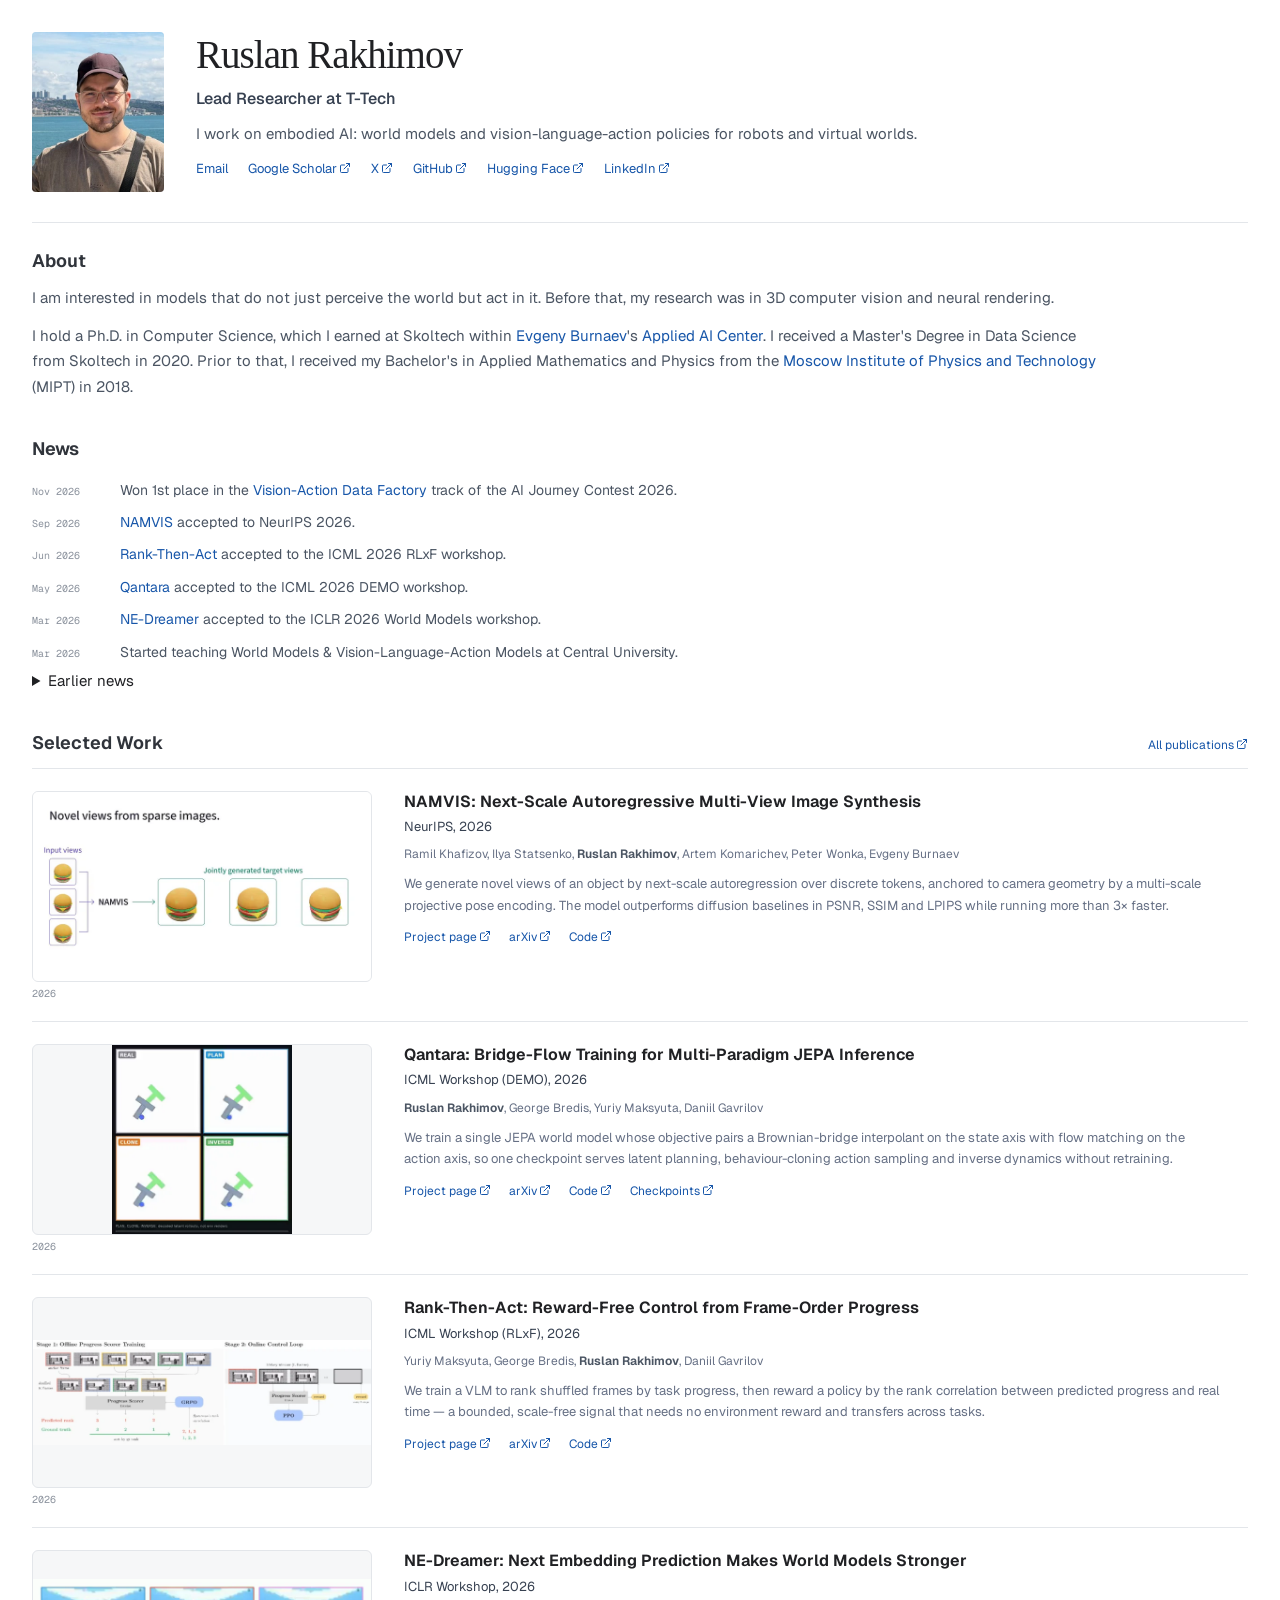
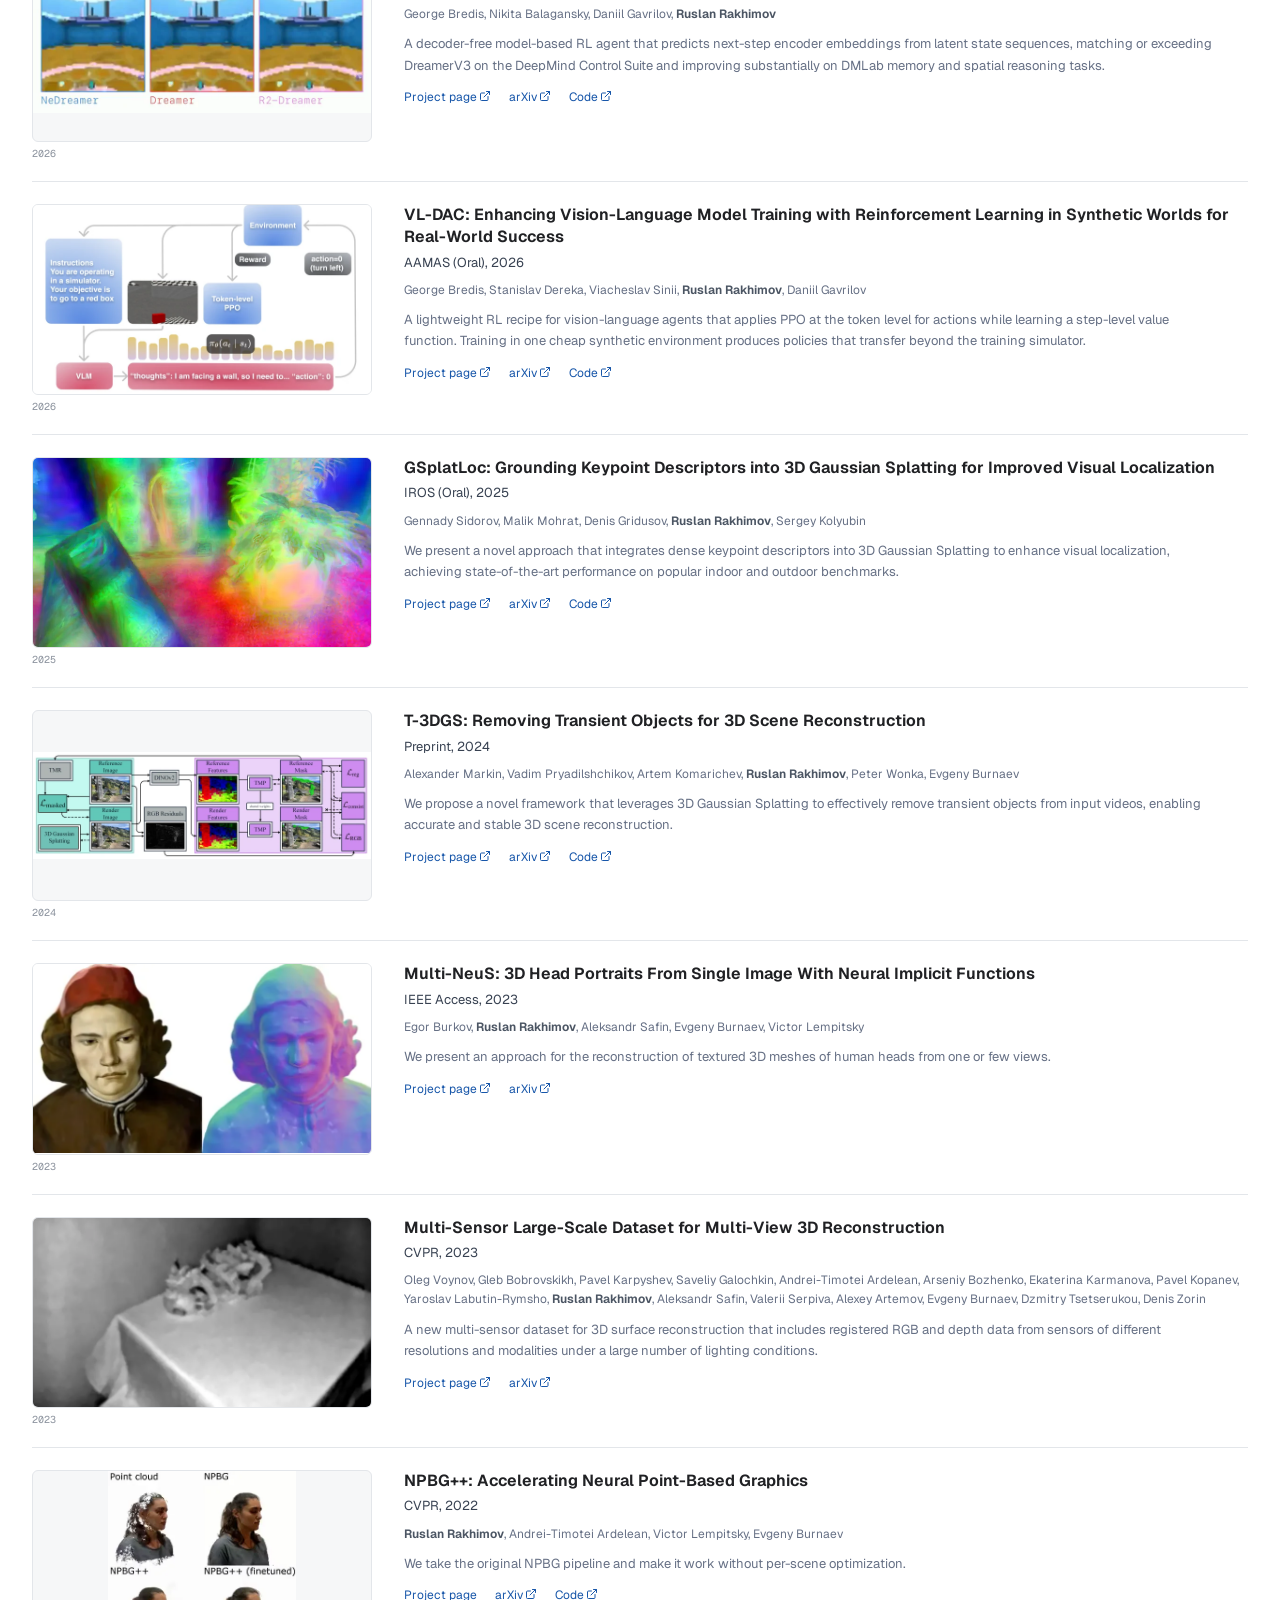
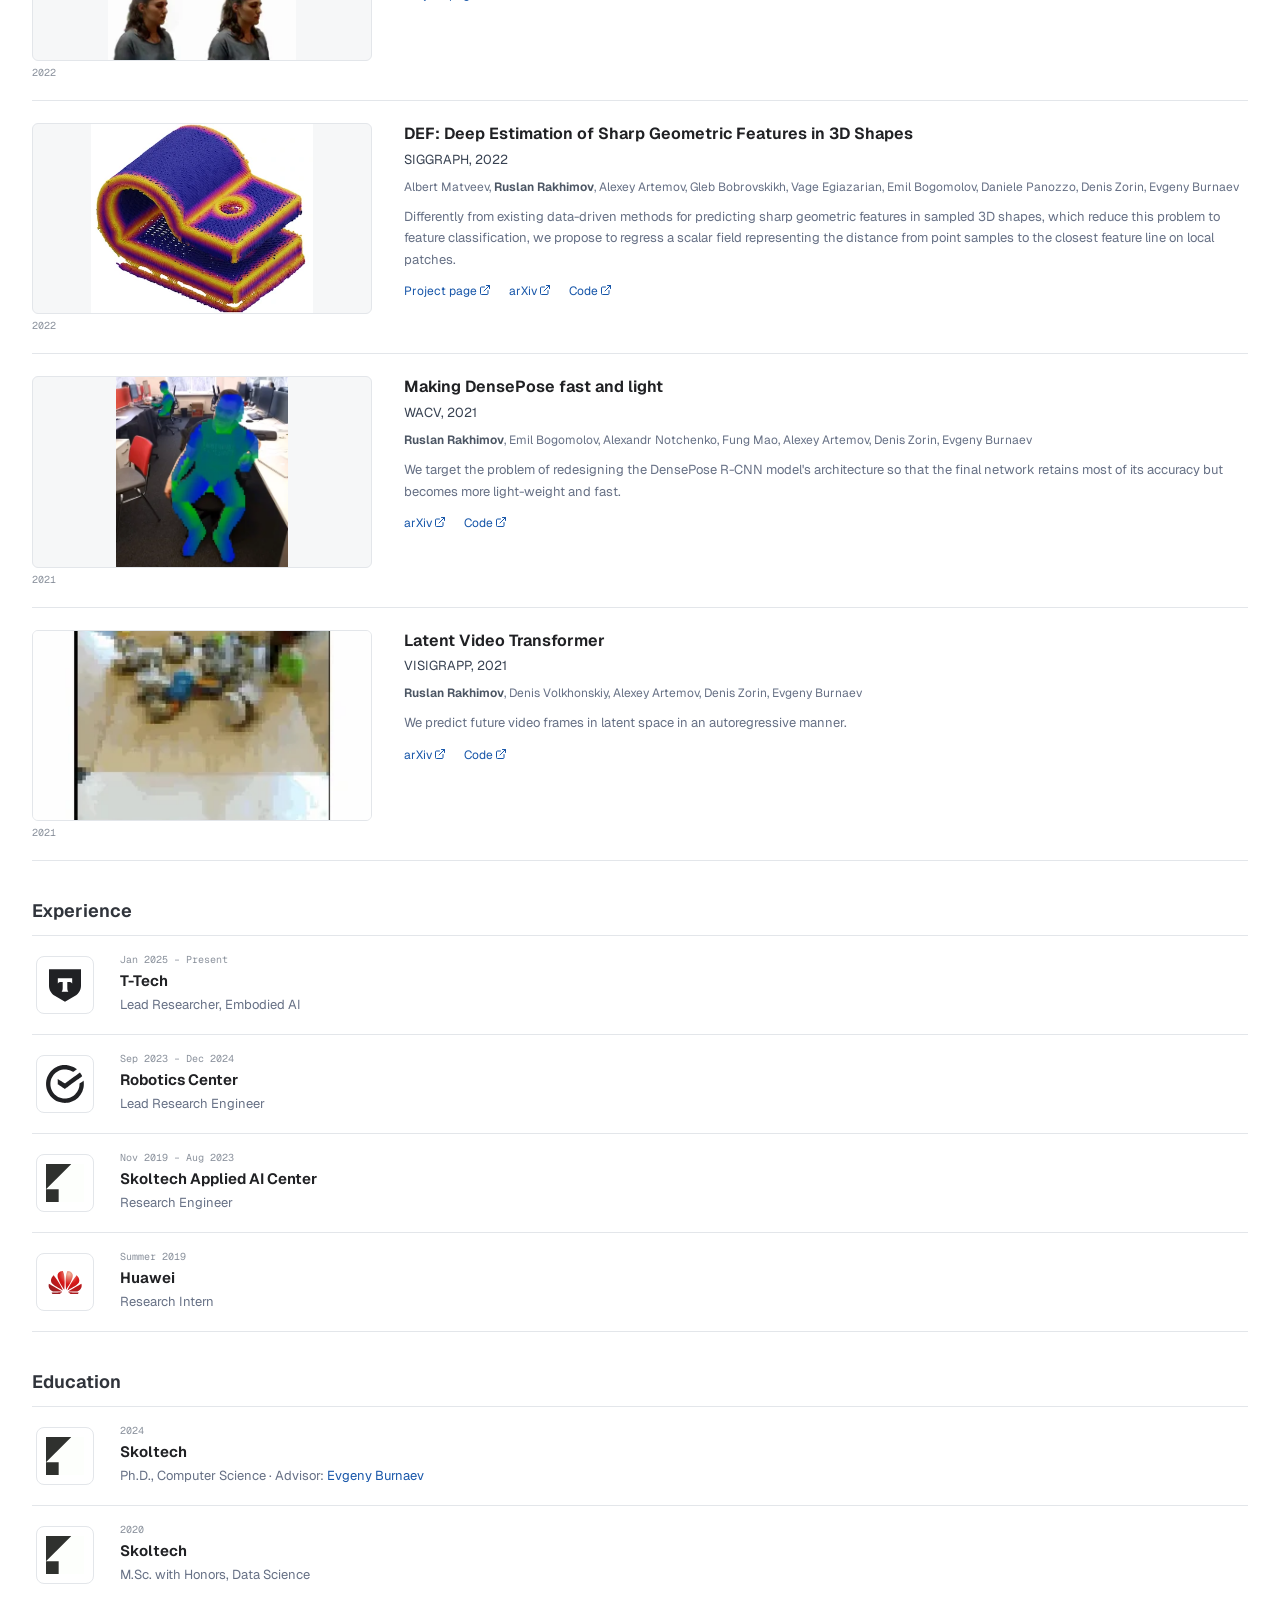
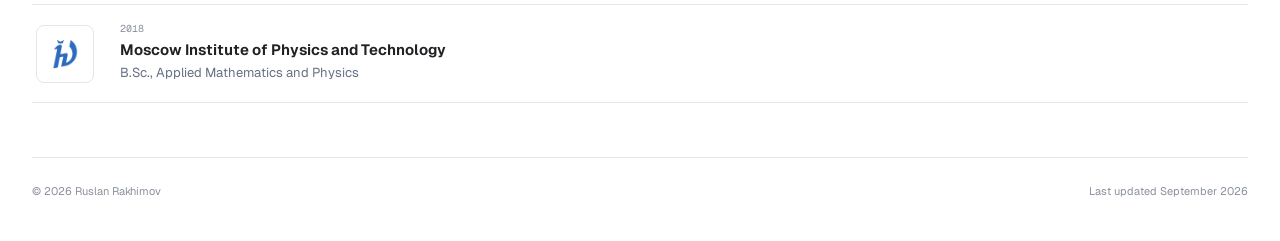
<file: index.html>
<!DOCTYPE html>
<html lang="en">

<head>
    <meta charset="UTF-8">
    <meta name="viewport" content="width=device-width, initial-scale=1">

    <title>Ruslan Rakhimov — Embodied AI Researcher</title>
    <meta name="author" content="Ruslan Rakhimov">
    <meta name="description"
        content="Homepage of Ruslan Rakhimov, Lead Researcher at T-Tech working on embodied AI: world models and vision-language-action policies for robots and virtual worlds.">

    <meta property="og:type" content="website">
    <meta property="og:url" content="https://rakhimovv.github.io/">
    <meta property="og:title" content="Ruslan Rakhimov — Embodied AI Researcher">
    <meta property="og:description"
        content="World models and vision-language-action policies for robots and virtual worlds.">
    <meta property="og:image" content="https://rakhimovv.github.io/images/RuslanRakhimov_square.jpg">
    <meta property="og:image:width" content="640">
    <meta property="og:image:height" content="640">
    <meta property="og:image:alt" content="Portrait of Ruslan Rakhimov">
    <meta name="twitter:card" content="summary">
    <meta name="twitter:title" content="Ruslan Rakhimov — Embodied AI Researcher">
    <meta name="twitter:description"
        content="World models and vision-language-action policies for robots and virtual worlds.">
    <meta name="twitter:image" content="https://rakhimovv.github.io/images/RuslanRakhimov_square.jpg">
    <meta name="twitter:image:alt" content="Portrait of Ruslan Rakhimov">
    <link rel="canonical" href="https://rakhimovv.github.io/">
    <script type="application/ld+json">
    {
        "@context": "https://schema.org",
        "@type": "Person",
        "name": "Ruslan Rakhimov",
        "url": "https://rakhimovv.github.io/",
        "image": "https://rakhimovv.github.io/images/RuslanRakhimov_square.jpg",
        "jobTitle": "Lead Researcher",
        "worksFor": { "@type": "Organization", "name": "T-Tech" },
        "alumniOf": [
            { "@type": "CollegeOrUniversity", "name": "Skoltech" },
            { "@type": "CollegeOrUniversity", "name": "Moscow Institute of Physics and Technology" }
        ],
        "knowsAbout": ["Embodied AI", "World models", "Vision-language-action policies"],
        "sameAs": [
            "https://scholar.google.com/citations?user=xNbwkwQAAAAJ",
            "https://x.com/rusrakhimov",
            "https://github.com/rakhimovv",
            "https://huggingface.co/rusrakhimov",
            "https://linkedin.com/in/ruslanrakhimov"
        ]
    }
    </script>

    <link rel="stylesheet"
        href="https://fonts.googleapis.com/css2?family=Geist:wght@100..900&family=Geist+Mono:wght@100..900&display=swap">
    <link rel="stylesheet" type="text/css" href="stylesheet.css">
    <link rel="icon" href="data:,">
</head>

<body>
    <svg width="0" height="0" style="position:absolute" aria-hidden="true">
        <symbol id="ext" viewBox="0 0 24 24" fill="none" stroke="currentColor" stroke-width="2"
            stroke-linecap="round" stroke-linejoin="round">
            <path d="M15 3h6v6" />
            <path d="M10 14 21 3" />
            <path d="M18 13v6a2 2 0 0 1-2 2H5a2 2 0 0 1-2-2V8a2 2 0 0 1 2-2h6" />
        </symbol>
    </svg>

    <main class="page-shell">
        <section class="intro" id="top">
            <img class="avatar" src="images/RuslanRakhimov.jpg" alt="Portrait of Ruslan Rakhimov">
            <div class="intro-main">
                <h1>Ruslan Rakhimov</h1>
                <p class="role">Lead Researcher at T-Tech</p>
                <p class="summary">
                    I work on embodied AI: world models and vision-language-action policies for robots and
                    virtual worlds.
                </p>
                <div class="primary-links">
                    <a href="mailto:risonyo@gmail.com">Email</a>
                    <a href="https://scholar.google.com/citations?hl=en&amp;user=xNbwkwQAAAAJ" target="_blank"
                        rel="me noreferrer">Google Scholar<svg class="ext" aria-hidden="true" focusable="false"><use href="#ext" /></svg></a>
                    <a href="https://x.com/rusrakhimov" target="_blank"
                        rel="me noreferrer">X<svg class="ext" aria-hidden="true" focusable="false"><use href="#ext" /></svg></a>
                    <a href="https://github.com/rakhimovv" target="_blank"
                        rel="me noreferrer">GitHub<svg class="ext" aria-hidden="true" focusable="false"><use href="#ext" /></svg></a>
                    <a href="https://huggingface.co/rusrakhimov" target="_blank"
                        rel="me noreferrer">Hugging Face<svg class="ext" aria-hidden="true" focusable="false"><use href="#ext" /></svg></a>
                    <a href="https://linkedin.com/in/ruslanrakhimov" target="_blank"
                        rel="me noreferrer">LinkedIn<svg class="ext" aria-hidden="true" focusable="false"><use href="#ext" /></svg></a>
                </div>
            </div>
        </section>

        <div class="content-grid">
            <div class="main-column">

                <section id="about">
                    <h2>About</h2>
                    <p>
                        I am interested in models that do not just perceive the world but act in it.
                        Before that, my research was in 3D computer vision and neural rendering.
                    </p>
                    <p>
                        I hold a Ph.D. in Computer Science, which I earned at Skoltech within
                        <a href="https://faculty.skoltech.ru/people/evgenyburnaev" target="_blank"
                            rel="noreferrer">Evgeny Burnaev</a>'s
                        <a href="https://raic.skoltech.ru/" target="_blank" rel="noreferrer">Applied AI Center</a>.
                        I received a Master's Degree in Data Science from Skoltech in 2020. Prior to that, I received
                        my Bachelor's in Applied Mathematics and Physics from the
                        <a href="https://mipt.ru/english" target="_blank" rel="noreferrer">Moscow Institute of
                            Physics and Technology</a> (MIPT) in 2018.
                    </p>
                </section>

                <section id="news">
                    <h2>News</h2>
                    <ul class="news-list">
                        <li>
                            <span class="date">Nov 2026</span>
                            <span>Won 1st place in the <a href="https://dsworks.ru/en/champ/aij26-vla" target="_blank"
                                    rel="noreferrer">Vision-Action Data Factory</a> track of the AI Journey Contest
                                2026.</span>
                        </li>
                        <li>
                            <span class="date">Sep 2026</span>
                            <span><a href="https://corl-team.github.io/namvis/" target="_blank"
                                    rel="noreferrer">NAMVIS</a> accepted to NeurIPS 2026.</span>
                        </li>
                        <li>
                            <span class="date">Jun 2026</span>
                            <span><a href="https://corl-team.github.io/rank-then-act/" target="_blank"
                                    rel="noreferrer">Rank-Then-Act</a> accepted to the ICML 2026 RLxF workshop.</span>
                        </li>
                        <li>
                            <span class="date">May 2026</span>
                            <span><a href="https://corl-team.github.io/qantara/" target="_blank"
                                    rel="noreferrer">Qantara</a> accepted to the ICML 2026 DEMO workshop.</span>
                        </li>
                        <li>
                            <span class="date">Mar 2026</span>
                            <span><a href="https://corl-team.github.io/nedreamer/" target="_blank"
                                    rel="noreferrer">NE-Dreamer</a> accepted to the ICLR 2026 World Models
                                workshop.</span>
                        </li>
                        <li>
                            <span class="date">Mar 2026</span>
                            <span>Started teaching World Models &amp; Vision-Language-Action Models at Central
                                University.</span>
                        </li>
                    </ul>
                    <details class="news-more">
                        <summary>Earlier news</summary>
                        <ul class="news-list">
                        <li>
                            <span class="date">Dec 2025</span>
                            <span><a href="https://corl-team.github.io/VL-DAC/" target="_blank"
                                    rel="noreferrer">VL-DAC</a> accepted to AAMAS 2026 as an oral.</span>
                        </li>
                        <li>
                            <span class="date">Aug 2025</span>
                            <span>Coached the Kyrgyzstan national team at IOAI 2025.</span>
                        </li>
                        <li>
                            <span class="date">Jun 2025</span>
                            <span><a href="https://gsplatloc.github.io/" target="_blank"
                                    rel="noreferrer">GSplatLoc</a> accepted to IROS 2025 as an oral.</span>
                        </li>
                        <li>
                            <span class="date">Jan 2025</span>
                            <span>Joined T-Tech.</span>
                        </li>
                        <li>
                            <span class="date">Dec 2024</span>
                            <span>Presented the <a href="https://habr.com/ru/news/865830/" target="_blank"
                                    rel="noreferrer">Slon</a> robot with my team at AI Journey 2024.</span>
                        </li>
                        <li>
                            <span class="date">Sep 2024</span>
                            <span>Defended my PhD.</span>
                        </li>
                        <li>
                            <span class="date">Sep 2023</span>
                            <span>Joined Robotics Center.</span>
                        </li>
                        <li>
                            <span class="date">Aug 2023</span>
                            <span><a href="https://shrubb.github.io/research/multi-neus" target="_blank"
                                    rel="noreferrer">Multi-NeuS</a> accepted to IEEE Access.</span>
                        </li>
                        <li>
                            <span class="date">Jul 2023</span>
                            <span>Gave three lectures on 3D computer vision at the AIRI Summer School.</span>
                        </li>
                        <li>
                            <span class="date">Nov 2022</span>
                            <span>Received the Ilya Segalovich Scientific Award for Young Researchers from
                                Yandex.</span>
                        </li>
                        </ul>
                    </details>
                </section>

                <section id="work">
                    <div class="section-title-row">
                        <h2>Selected Work</h2>
                        <a href="https://scholar.google.com/citations?hl=en&amp;user=xNbwkwQAAAAJ" target="_blank"
                            rel="noreferrer">All publications<svg class="ext" aria-hidden="true" focusable="false"><use href="#ext" /></svg></a>
                    </div>

                    <article class="work-item">
                        <div class="work-preview">
                            <video class="work-video fit" poster="images/namvis.webp" muted loop playsinline
                                preload="none" aria-label="NAMVIS video preview">
                                <source src="images/namvis.mp4" type="video/mp4">
                            </video>
                            <span>2026</span>
                        </div>
                        <div>
                            <h3><a href="https://corl-team.github.io/namvis/" target="_blank"
                                    rel="noreferrer">NAMVIS: Next-Scale Autoregressive Multi-View Image Synthesis</a></h3>
                            <p class="work-subtitle">NeurIPS, 2026</p>
                            <p class="work-authors">Ramil Khafizov, Ilya Statsenko, <strong>Ruslan Rakhimov</strong>,
                                Artem Komarichev, Peter Wonka, Evgeny Burnaev</p>
                            <p class="work-description">We generate novel views of an object by next-scale
                                autoregression over discrete tokens, anchored to camera geometry by a multi-scale
                                projective pose encoding. The model outperforms diffusion baselines in PSNR, SSIM and
                                LPIPS while running more than 3× faster.</p>
                            <div class="work-links">
                                <a href="https://corl-team.github.io/namvis/" target="_blank" rel="noreferrer">Project
                                    page<svg class="ext" aria-hidden="true" focusable="false"><use href="#ext" /></svg></a>
                                <a href="https://arxiv.org/abs/2610.04722" target="_blank"
                                    rel="noreferrer">arXiv<svg class="ext" aria-hidden="true" focusable="false"><use href="#ext" /></svg></a>
                                <a href="https://github.com/corl-team/namvis" target="_blank"
                                    rel="noreferrer">Code<svg class="ext" aria-hidden="true" focusable="false"><use href="#ext" /></svg></a>
                            </div>
                        </div>
                    </article>

                    <article class="work-item">
                        <div class="work-preview">
                            <video class="work-video fit" poster="images/qantara.webp" muted loop playsinline
                                preload="none" aria-label="Qantara video preview">
                                <source src="images/qantara.mp4" type="video/mp4">
                            </video>
                            <span>2026</span>
                        </div>
                        <div>
                            <h3><a href="https://corl-team.github.io/qantara/" target="_blank" rel="noreferrer">Qantara:
                                    Bridge-Flow Training for Multi-Paradigm JEPA Inference</a></h3>
                            <p class="work-subtitle">ICML Workshop (DEMO), 2026</p>
                            <p class="work-authors"><strong>Ruslan Rakhimov</strong>, George Bredis, Yuriy Maksyuta,
                                Daniil Gavrilov</p>
                            <p class="work-description">We train a single JEPA world model whose objective pairs a
                                Brownian-bridge interpolant on the state axis with flow matching on the action axis, so
                                one checkpoint serves latent planning, behaviour-cloning action sampling and inverse
                                dynamics without retraining.</p>
                            <div class="work-links">
                                <a href="https://corl-team.github.io/qantara/" target="_blank" rel="noreferrer">Project
                                    page<svg class="ext" aria-hidden="true" focusable="false"><use href="#ext" /></svg></a>
                                <a href="https://arxiv.org/abs/2607.04978" target="_blank"
                                    rel="noreferrer">arXiv<svg class="ext" aria-hidden="true" focusable="false"><use href="#ext" /></svg></a>
                                <a href="https://github.com/corl-team/qantara" target="_blank"
                                    rel="noreferrer">Code<svg class="ext" aria-hidden="true" focusable="false"><use href="#ext" /></svg></a>
                                <a href="https://huggingface.co/t-tech/qantara-checkpoints" target="_blank"
                                    rel="noreferrer">Checkpoints<svg class="ext" aria-hidden="true" focusable="false"><use href="#ext" /></svg></a>
                            </div>
                        </div>
                    </article>

                    <article class="work-item">
                        <div class="work-preview">
                            <img class="work-image fit" src="images/rankthenact.webp" loading="lazy" decoding="async" alt="Rank-Then-Act overview">
                            <span>2026</span>
                        </div>
                        <div>
                            <h3><a href="https://corl-team.github.io/rank-then-act/" target="_blank"
                                    rel="noreferrer">Rank-Then-Act: Reward-Free Control from Frame-Order Progress</a>
                            </h3>
                            <p class="work-subtitle">ICML Workshop (RLxF), 2026</p>
                            <p class="work-authors">Yuriy Maksyuta, George Bredis, <strong>Ruslan Rakhimov</strong>,
                                Daniil Gavrilov</p>
                            <p class="work-description">We train a VLM to rank shuffled frames by task progress, then
                                reward a policy by the rank correlation between predicted progress and real time — a
                                bounded, scale-free signal that needs no environment reward and transfers across tasks.
                            </p>
                            <div class="work-links">
                                <a href="https://corl-team.github.io/rank-then-act/" target="_blank"
                                    rel="noreferrer">Project page<svg class="ext" aria-hidden="true" focusable="false"><use href="#ext" /></svg></a>
                                <a href="https://arxiv.org/abs/2607.01897" target="_blank"
                                    rel="noreferrer">arXiv<svg class="ext" aria-hidden="true" focusable="false"><use href="#ext" /></svg></a>
                                <a href="https://github.com/corl-team/rank-then-act" target="_blank"
                                    rel="noreferrer">Code<svg class="ext" aria-hidden="true" focusable="false"><use href="#ext" /></svg></a>
                            </div>
                        </div>
                    </article>

                    <article class="work-item">
                        <div class="work-preview">
                            <video class="work-video fit" poster="images/nedreamer.webp" muted loop playsinline
                                preload="none" aria-label="NE-Dreamer video preview">
                                <source src="images/nedreamer.mp4" type="video/mp4">
                            </video>
                            <span>2026</span>
                        </div>
                        <div>
                            <h3><a href="https://corl-team.github.io/nedreamer/" target="_blank"
                                    rel="noreferrer">NE-Dreamer: Next Embedding Prediction Makes World Models
                                    Stronger</a></h3>
                            <p class="work-subtitle">ICLR Workshop, 2026</p>
                            <p class="work-authors">George Bredis, Nikita Balagansky, Daniil Gavrilov,
                                <strong>Ruslan Rakhimov</strong></p>
                            <p class="work-description">A decoder-free model-based RL agent that predicts next-step
                                encoder embeddings from latent state sequences, matching or exceeding DreamerV3 on the
                                DeepMind Control Suite and improving substantially on DMLab memory and spatial reasoning
                                tasks.</p>
                            <div class="work-links">
                                <a href="https://corl-team.github.io/nedreamer/" target="_blank"
                                    rel="noreferrer">Project page<svg class="ext" aria-hidden="true" focusable="false"><use href="#ext" /></svg></a>
                                <a href="https://arxiv.org/abs/2603.02765" target="_blank"
                                    rel="noreferrer">arXiv<svg class="ext" aria-hidden="true" focusable="false"><use href="#ext" /></svg></a>
                                <a href="https://github.com/corl-team/nedreamer" target="_blank"
                                    rel="noreferrer">Code<svg class="ext" aria-hidden="true" focusable="false"><use href="#ext" /></svg></a>
                            </div>
                        </div>
                    </article>

                    <article class="work-item">
                        <div class="work-preview">
                            <img class="work-image" src="images/vldac.webp" loading="lazy" decoding="async" alt="VL-DAC overview">
                            <span>2026</span>
                        </div>
                        <div>
                            <h3><a href="https://corl-team.github.io/VL-DAC/" target="_blank" rel="noreferrer">VL-DAC:
                                    Enhancing Vision-Language Model Training with Reinforcement Learning in Synthetic
                                    Worlds for Real-World Success</a></h3>
                            <p class="work-subtitle">AAMAS (Oral), 2026</p>
                            <p class="work-authors">George Bredis, Stanislav Dereka, Viacheslav Sinii,
                                <strong>Ruslan Rakhimov</strong>, Daniil Gavrilov</p>
                            <p class="work-description">A lightweight RL recipe for vision-language agents that applies
                                PPO at the token level for actions while learning a step-level value function. Training
                                in one cheap synthetic environment produces policies that transfer beyond the training
                                simulator.</p>
                            <div class="work-links">
                                <a href="https://corl-team.github.io/VL-DAC/" target="_blank" rel="noreferrer">Project
                                    page<svg class="ext" aria-hidden="true" focusable="false"><use href="#ext" /></svg></a>
                                <a href="https://arxiv.org/abs/2508.04280" target="_blank"
                                    rel="noreferrer">arXiv<svg class="ext" aria-hidden="true" focusable="false"><use href="#ext" /></svg></a>
                                <a href="https://github.com/corl-team/VL-DAC" target="_blank"
                                    rel="noreferrer">Code<svg class="ext" aria-hidden="true" focusable="false"><use href="#ext" /></svg></a>
                            </div>
                        </div>
                    </article>

                    <article class="work-item">
                        <div class="work-preview">
                            <img class="work-image" src="images/gsplatloc.webp" loading="lazy" decoding="async" alt="GSplatLoc result">
                            <span>2025</span>
                        </div>
                        <div>
                            <h3><a href="https://gsplatloc.github.io/" target="_blank" rel="noreferrer">GSplatLoc:
                                    Grounding Keypoint Descriptors into 3D Gaussian Splatting for Improved Visual
                                    Localization</a></h3>
                            <p class="work-subtitle">IROS (Oral), 2025</p>
                            <p class="work-authors">Gennady Sidorov, Malik Mohrat, Denis Gridusov,
                                <strong>Ruslan Rakhimov</strong>, Sergey Kolyubin</p>
                            <p class="work-description">We present a novel approach that integrates dense keypoint
                                descriptors into 3D Gaussian Splatting to enhance visual localization, achieving
                                state-of-the-art performance on popular indoor and outdoor benchmarks.</p>
                            <div class="work-links">
                                <a href="https://gsplatloc.github.io/" target="_blank" rel="noreferrer">Project
                                    page<svg class="ext" aria-hidden="true" focusable="false"><use href="#ext" /></svg></a>
                                <a href="https://arxiv.org/abs/2409.16502" target="_blank"
                                    rel="noreferrer">arXiv<svg class="ext" aria-hidden="true" focusable="false"><use href="#ext" /></svg></a>
                                <a href="https://github.com/be2rlab/gsplatloc" target="_blank"
                                    rel="noreferrer">Code<svg class="ext" aria-hidden="true" focusable="false"><use href="#ext" /></svg></a>
                            </div>
                        </div>
                    </article>

                    <article class="work-item">
                        <div class="work-preview">
                            <img class="work-image fit" src="images/t3dgs.webp" loading="lazy" decoding="async" alt="T-3DGS result">
                            <span>2024</span>
                        </div>
                        <div>
                            <h3><a href="https://transient-3dgs.github.io/" target="_blank" rel="noreferrer">T-3DGS:
                                    Removing Transient Objects for 3D Scene Reconstruction</a></h3>
                            <p class="work-subtitle">Preprint, 2024</p>
                            <p class="work-authors">Alexander Markin, Vadim Pryadilshchikov, Artem Komarichev,
                                <strong>Ruslan Rakhimov</strong>, Peter Wonka, Evgeny Burnaev</p>
                            <p class="work-description">We propose a novel framework that leverages 3D Gaussian
                                Splatting to effectively remove transient objects from input videos, enabling accurate
                                and stable 3D scene reconstruction.</p>
                            <div class="work-links">
                                <a href="https://transient-3dgs.github.io/" target="_blank" rel="noreferrer">Project
                                    page<svg class="ext" aria-hidden="true" focusable="false"><use href="#ext" /></svg></a>
                                <a href="https://arxiv.org/abs/2412.00155" target="_blank"
                                    rel="noreferrer">arXiv<svg class="ext" aria-hidden="true" focusable="false"><use href="#ext" /></svg></a>
                                <a href="https://github.com/Vadim200116/T-3DGS" target="_blank"
                                    rel="noreferrer">Code<svg class="ext" aria-hidden="true" focusable="false"><use href="#ext" /></svg></a>
                            </div>
                        </div>
                    </article>

                    <article class="work-item">
                        <div class="work-preview">
                            <video class="work-video" poster="images/multineus.webp" muted loop playsinline
                                preload="none" aria-label="Multi-NeuS video preview">
                                <source src="images/multineus.mp4" type="video/mp4">
                            </video>
                            <span>2023</span>
                        </div>
                        <div>
                            <h3><a href="https://shrubb.github.io/research/multi-neus" target="_blank"
                                    rel="noreferrer">Multi-NeuS: 3D Head Portraits From Single Image With Neural
                                    Implicit Functions</a></h3>
                            <p class="work-subtitle">IEEE Access, 2023</p>
                            <p class="work-authors">Egor Burkov, <strong>Ruslan Rakhimov</strong>, Aleksandr Safin,
                                Evgeny Burnaev, Victor Lempitsky</p>
                            <p class="work-description">We present an approach for the reconstruction of textured 3D
                                meshes of human heads from one or few views.</p>
                            <div class="work-links">
                                <a href="https://shrubb.github.io/research/multi-neus" target="_blank"
                                    rel="noreferrer">Project page<svg class="ext" aria-hidden="true" focusable="false"><use href="#ext" /></svg></a>
                                <a href="https://arxiv.org/abs/2209.04436" target="_blank"
                                    rel="noreferrer">arXiv<svg class="ext" aria-hidden="true" focusable="false"><use href="#ext" /></svg></a>
                            </div>
                        </div>
                    </article>

                    <article class="work-item">
                        <div class="work-preview">
                            <img class="work-image" src="images/sk3d.webp" loading="lazy" decoding="async" alt="Multi-sensor 3D dataset sample">
                            <span>2023</span>
                        </div>
                        <div>
                            <h3><a href="https://skoltech3d.appliedai.tech" target="_blank" rel="noreferrer">Multi-Sensor
                                    Large-Scale Dataset for Multi-View 3D Reconstruction</a></h3>
                            <p class="work-subtitle">CVPR, 2023</p>
                            <p class="work-authors">Oleg Voynov, Gleb Bobrovskikh, Pavel Karpyshev, Saveliy Galochkin,
                                Andrei-Timotei Ardelean, Arseniy Bozhenko, Ekaterina Karmanova, Pavel Kopanev,
                                Yaroslav Labutin-Rymsho, <strong>Ruslan Rakhimov</strong>, Aleksandr Safin, Valerii
                                Serpiva, Alexey Artemov, Evgeny Burnaev, Dzmitry Tsetserukou, Denis Zorin</p>
                            <p class="work-description">A new multi-sensor dataset for 3D surface reconstruction that
                                includes registered RGB and depth data from sensors of different resolutions and
                                modalities under a large number of lighting conditions.</p>
                            <div class="work-links">
                                <a href="https://skoltech3d.appliedai.tech" target="_blank" rel="noreferrer">Project
                                    page<svg class="ext" aria-hidden="true" focusable="false"><use href="#ext" /></svg></a>
                                <a href="https://arxiv.org/abs/2203.06111" target="_blank"
                                    rel="noreferrer">arXiv<svg class="ext" aria-hidden="true" focusable="false"><use href="#ext" /></svg></a>
                            </div>
                        </div>
                    </article>

                    <article class="work-item">
                        <div class="work-preview">
                            <video class="work-video fit" poster="images/npbgpp.webp" muted loop playsinline
                                preload="none" aria-label="NPBG++ video preview">
                                <source src="images/npbgpp.mp4" type="video/mp4">
                            </video>
                            <span>2022</span>
                        </div>
                        <div>
                            <h3><a href="https://rakhimovv.github.io/npbgpp/">NPBG++: Accelerating Neural Point-Based
                                    Graphics</a></h3>
                            <p class="work-subtitle">CVPR, 2022</p>
                            <p class="work-authors"><strong>Ruslan Rakhimov</strong>, Andrei-Timotei Ardelean, Victor
                                Lempitsky, Evgeny Burnaev</p>
                            <p class="work-description">We take the original NPBG pipeline and make it work without
                                per-scene optimization.</p>
                            <div class="work-links">
                                <a href="https://rakhimovv.github.io/npbgpp/">Project page</a>
                                <a href="https://arxiv.org/abs/2203.13318" target="_blank"
                                    rel="noreferrer">arXiv<svg class="ext" aria-hidden="true" focusable="false"><use href="#ext" /></svg></a>
                                <a href="https://github.com/rakhimovv/npbgpp" target="_blank"
                                    rel="noreferrer">Code<svg class="ext" aria-hidden="true" focusable="false"><use href="#ext" /></svg></a>
                            </div>
                        </div>
                    </article>

                    <article class="work-item">
                        <div class="work-preview">
                            <img class="work-image fit" src="images/def.webp" loading="lazy" decoding="async" alt="DEF result">
                            <span>2022</span>
                        </div>
                        <div>
                            <h3><a href="https://artonson.github.io/publications/2022-def" target="_blank"
                                    rel="noreferrer">DEF: Deep Estimation of Sharp Geometric Features in 3D Shapes</a>
                            </h3>
                            <p class="work-subtitle">SIGGRAPH, 2022</p>
                            <p class="work-authors">Albert Matveev, <strong>Ruslan Rakhimov</strong>, Alexey Artemov,
                                Gleb Bobrovskikh, Vage Egiazarian, Emil Bogomolov, Daniele Panozzo, Denis Zorin, Evgeny
                                Burnaev</p>
                            <p class="work-description">Differently from existing data-driven methods for predicting
                                sharp geometric features in sampled 3D shapes, which reduce this problem to feature
                                classification, we propose to regress a scalar field representing the distance from
                                point samples to the closest feature line on local patches.</p>
                            <div class="work-links">
                                <a href="https://artonson.github.io/publications/2022-def" target="_blank"
                                    rel="noreferrer">Project page<svg class="ext" aria-hidden="true" focusable="false"><use href="#ext" /></svg></a>
                                <a href="https://arxiv.org/abs/2011.15081" target="_blank"
                                    rel="noreferrer">arXiv<svg class="ext" aria-hidden="true" focusable="false"><use href="#ext" /></svg></a>
                                <a href="https://github.com/artonson/def" target="_blank"
                                    rel="noreferrer">Code<svg class="ext" aria-hidden="true" focusable="false"><use href="#ext" /></svg></a>
                            </div>
                        </div>
                    </article>

                    <article class="work-item">
                        <div class="work-preview">
                            <img class="work-image fit" src="images/denseposefnl.webp" loading="lazy" decoding="async" alt="DensePose result">
                            <span>2021</span>
                        </div>
                        <div>
                            <h3><a href="https://arxiv.org/abs/2006.15190" target="_blank" rel="noreferrer">Making
                                    DensePose fast and light</a></h3>
                            <p class="work-subtitle">WACV, 2021</p>
                            <p class="work-authors"><strong>Ruslan Rakhimov</strong>, Emil Bogomolov, Alexandr
                                Notchenko, Fung Mao, Alexey Artemov, Denis Zorin, Evgeny Burnaev</p>
                            <p class="work-description">We target the problem of redesigning the DensePose R-CNN model's
                                architecture so that the final network retains most of its accuracy but becomes more
                                light-weight and fast.</p>
                            <div class="work-links">
                                <a href="https://arxiv.org/abs/2006.15190" target="_blank"
                                    rel="noreferrer">arXiv<svg class="ext" aria-hidden="true" focusable="false"><use href="#ext" /></svg></a>
                                <a href="https://github.com/zetyquickly/DensePoseFnL" target="_blank"
                                    rel="noreferrer">Code<svg class="ext" aria-hidden="true" focusable="false"><use href="#ext" /></svg></a>
                            </div>
                        </div>
                    </article>

                    <article class="work-item">
                        <div class="work-preview">
                            <video class="work-video" poster="images/lvt.webp" muted loop playsinline
                                preload="none" aria-label="Latent Video Transformer video preview">
                                <source src="images/lvt.mp4" type="video/mp4">
                            </video>
                            <span>2021</span>
                        </div>
                        <div>
                            <h3><a href="https://arxiv.org/abs/2006.10704" target="_blank" rel="noreferrer">Latent Video
                                    Transformer</a></h3>
                            <p class="work-subtitle">VISIGRAPP, 2021</p>
                            <p class="work-authors"><strong>Ruslan Rakhimov</strong>, Denis Volkhonskiy, Alexey Artemov,
                                Denis Zorin, Evgeny Burnaev</p>
                            <p class="work-description">We predict future video frames in latent space in an
                                autoregressive manner.</p>
                            <div class="work-links">
                                <a href="https://arxiv.org/abs/2006.10704" target="_blank"
                                    rel="noreferrer">arXiv<svg class="ext" aria-hidden="true" focusable="false"><use href="#ext" /></svg></a>
                                <a href="https://github.com/rakhimovv/lvt" target="_blank"
                                    rel="noreferrer">Code<svg class="ext" aria-hidden="true" focusable="false"><use href="#ext" /></svg></a>
                            </div>
                        </div>
                    </article>
                </section>

                <section id="experience">
                    <h2>Experience</h2>
                    <div class="timeline-row">
                        <div class="entry-visual">
                            <span class="logo-box"><img src="images/logos/ttech.svg" alt="T-Tech logo"></span>
                        </div>
                        <div>
                            <span class="date">Jan 2025 – Present</span>
                            <strong>T-Tech</strong>
                            <span>Lead Researcher, Embodied AI</span>
                        </div>
                    </div>
                    <div class="timeline-row">
                        <div class="entry-visual">
                            <span class="logo-box"><img src="images/logos/robocenter.svg" alt="Robotics Center logo"></span>
                        </div>
                        <div>
                            <span class="date">Sep 2023 – Dec 2024</span>
                            <strong>Robotics Center</strong>
                            <span>Lead Research Engineer</span>
                        </div>
                    </div>
                    <div class="timeline-row">
                        <div class="entry-visual">
                            <span class="logo-box"><img src="images/logos/skoltech.svg" alt="Skoltech logo"></span>
                        </div>
                        <div>
                            <span class="date">Nov 2019 – Aug 2023</span>
                            <strong>Skoltech Applied AI Center</strong>
                            <span>Research Engineer</span>
                        </div>
                    </div>
                    <div class="timeline-row">
                        <div class="entry-visual">
                            <span class="logo-box"><img src="images/logos/huawei.svg" alt="Huawei logo"></span>
                        </div>
                        <div>
                            <span class="date">Summer 2019</span>
                            <strong>Huawei</strong>
                            <span>Research Intern</span>
                        </div>
                    </div>
                </section>

                <section id="education">
                    <h2>Education</h2>
                    <div class="timeline-row">
                        <div class="entry-visual">
                            <span class="logo-box"><img src="images/logos/skoltech.svg" alt="Skoltech logo"></span>
                        </div>
                        <div>
                            <span class="date">2024</span>
                            <strong>Skoltech</strong>
                            <span>Ph.D., Computer Science · Advisor: <a
                                    href="https://scholar.google.com/citations?user=pCRdcOwAAAAJ" target="_blank"
                                    rel="noreferrer">Evgeny Burnaev</a></span>
                        </div>
                    </div>
                    <div class="timeline-row">
                        <div class="entry-visual">
                            <span class="logo-box"><img src="images/logos/skoltech.svg" alt="Skoltech logo"></span>
                        </div>
                        <div>
                            <span class="date">2020</span>
                            <strong>Skoltech</strong>
                            <span>M.Sc. with Honors, Data Science</span>
                        </div>
                    </div>
                    <div class="timeline-row">
                        <div class="entry-visual">
                            <span class="logo-box"><img src="images/logos/mipt.png" alt="MIPT logo"></span>
                        </div>
                        <div>
                            <span class="date">2018</span>
                            <strong>Moscow Institute of Physics and Technology</strong>
                            <span>B.Sc., Applied Mathematics and Physics</span>
                        </div>
                    </div>
                </section>

            </div>
        </div>

        <footer>
            <span>© 2026 Ruslan Rakhimov</span>
            <span>Last updated September 2026</span>
        </footer>
    </main>

    <script>
        // Previews play only while on screen; click, Enter or Space pauses or resumes one.
        // Under reduced motion nothing plays and the poster frame stays.
        (() => {
            if (matchMedia('(prefers-reduced-motion: reduce)').matches || !('IntersectionObserver' in window)) return;
            const held = new WeakSet();
            const observer = new IntersectionObserver((entries) => {
                for (const { target, isIntersecting } of entries) {
                    if (!isIntersecting) target.pause();
                    else if (!held.has(target)) target.play().catch(() => {});
                }
            }, { rootMargin: '200px 0px' });
            for (const video of document.querySelectorAll('.work-video')) {
                video.tabIndex = 0;
                const toggle = () => {
                    if (video.paused) { held.delete(video); video.play().catch(() => {}); }
                    else { held.add(video); video.pause(); }
                };
                video.addEventListener('click', toggle);
                video.addEventListener('keydown', (e) => {
                    if (e.key === 'Enter' || e.key === ' ') { e.preventDefault(); toggle(); }
                });
                observer.observe(video);
            }
        })();
    </script>
</body>

</html>
</file>
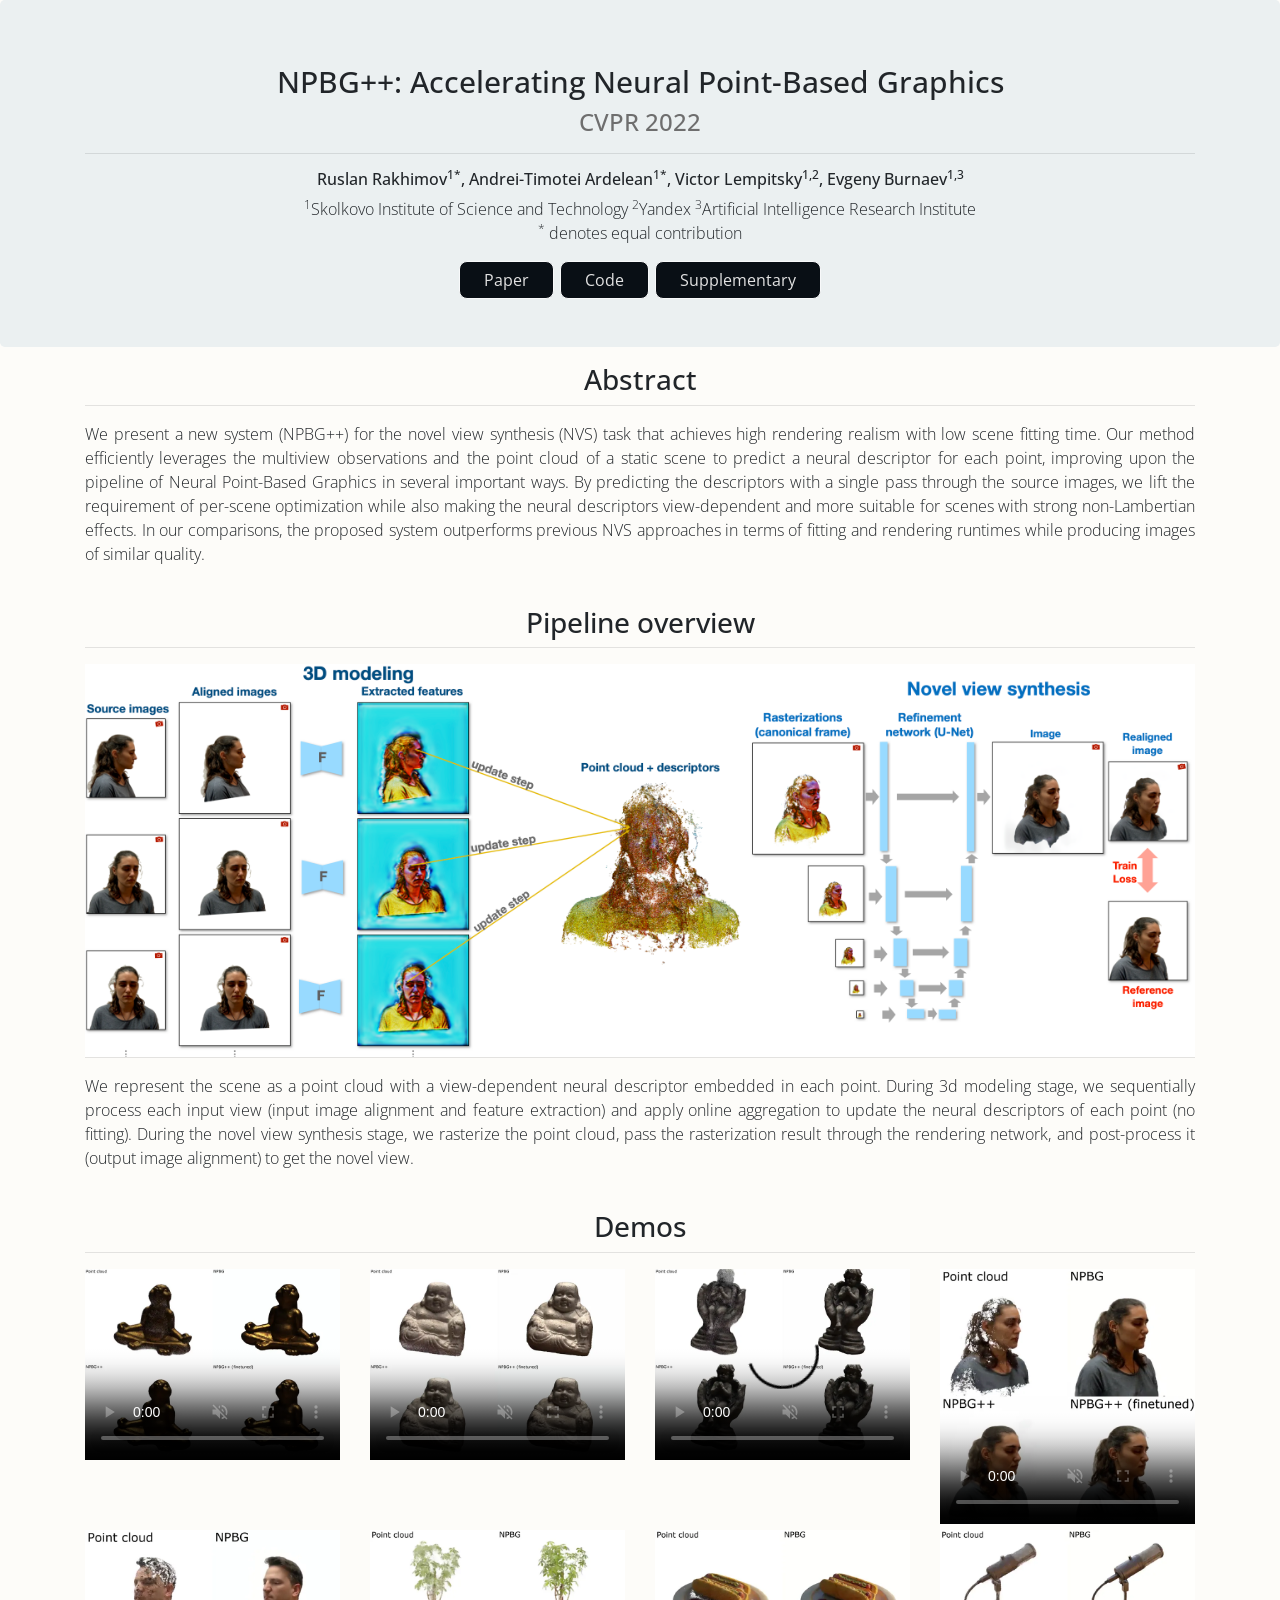
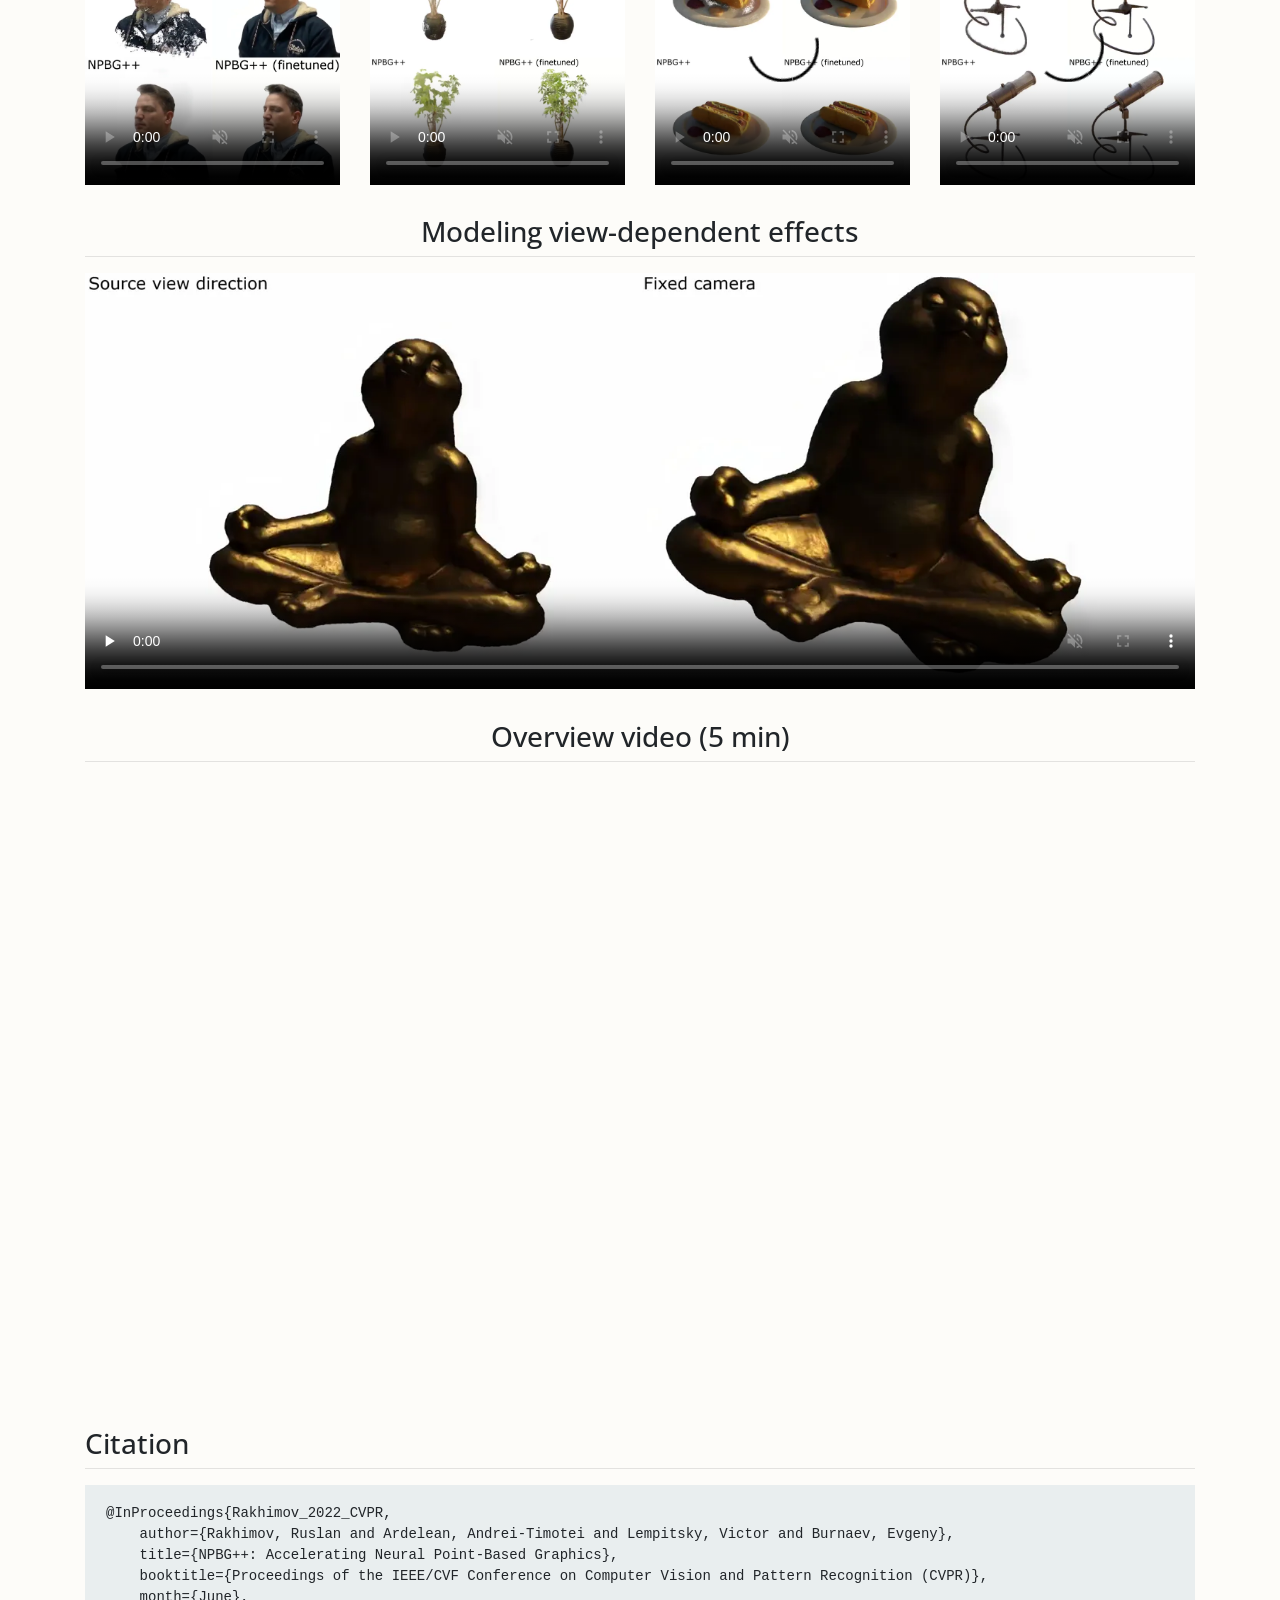
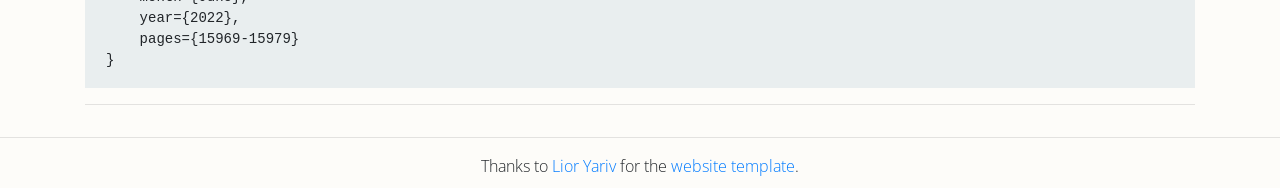
<file: npbgpp/index.html>
<!DOCTYPE html>
<html lang="en">
<head>
    <meta charset="UTF-8">
    <meta http-equiv="X-UA-Compatible" content="IE=edge">
    <meta name="viewport" content="width=device-width, initial-scale=1">
    <meta name="description"
          content="NPBG++: Accelerating Neural Point-Based Graphics. Accepted in CVPR 2022."/>
    <title>NPBG++: Accelerating Neural Point-Based Graphics</title>
    <!-- Bootstrap -->
    <link href="css/bootstrap-4.4.1.css" rel="stylesheet">
    <link href="https://fonts.googleapis.com/css?family=Open+Sans" rel="stylesheet" type="text/css">
    <style>
        body {
            background: #fdfcf9 no-repeat fixed top left;
            font-family: 'Open Sans', sans-serif;
        }
    </style>

</head>

<!-- cover -->
<section>
    <div class="jumbotron text-center mt-0">
        <div class="container">
            <div class="row">
                <div class="col">
                    <h2 style="font-size:30px;">NPBG++: Accelerating Neural Point-Based Graphics</h2>
                    <h4 style="color:#6e6e6e;"> CVPR 2022</h4>
                    <hr>
                    <h6>Ruslan Rakhimov<sup>1*</sup>,
                        Andrei-Timotei Ardelean<sup>1*</sup>,
                        Victor Lempitsky<sup>1,2</sup>,
                        Evgeny Burnaev<sup>1,3</sup></h6>
                    <p><sup>1</sup>Skolkovo Institute of Science and Technology
                        <sup>2</sup>Yandex
                        <sup>3</sup>Artificial Intelligence Research Institute
                        <br>
                        <sup>*</sup> denotes equal contribution
                    </p>

                    <div class="row justify-content-center">
                        <div class="column">
                            <p class="mb-5"><a class="btn btn-large btn-light"
                                               href="https://arxiv.org/pdf/2203.13318.pdf" role="button"
                                               target="_blank">
                                <i class="fa fa-file"></i> Paper</a></p>
                        </div>
                        <div class="column">
                            <p class="mb-5"><a class="btn btn-large btn-light" id="code_soon"
                                               href="https://github.com/rakhimovv/npbgpp" role="button"
                                               target="_blank" disabled=1>
                                <i class="fa fa-github-alt"></i> Code</a></p>
                        </div>
                        <div class="column">
                            <p class="mb-5"><a class="btn btn-large btn-light" href="files/npbgpp-supp.pdf"
                                               role="button" target="_blank">
                                <i class="fa fa-file"></i> Supplementary</a></p>
                        </div>
                    </div>

                </div>
            </div>
        </div>
    </div>
</section>

<!-- abstract -->
<section>
    <div class="container">
        <div class="row">
            <div class="col-12 text-center">
                <h3>Abstract</h3>
                <hr style="margin-top:0px">
                <p class="text-justify">
                    We present a new system (NPBG++) for the novel view synthesis (NVS) task that achieves high
                    rendering realism with low scene fitting time. Our method efficiently leverages the multiview
                    observations and the point cloud of a static scene to predict a neural descriptor for each point,
                    improving upon the pipeline of Neural Point-Based Graphics in several important ways. By predicting
                    the descriptors with a single pass through the source images, we lift the requirement of per-scene
                    optimization while also making the neural descriptors view-dependent and more suitable for scenes
                    with strong non-Lambertian effects. In our comparisons, the proposed system outperforms previous NVS
                    approaches in terms of fitting and rendering runtimes while producing images of similar quality.
                </p>
            </div>
        </div>
    </div>
</section>
<br>

<!-- Pipeline overview -->
<section>
    <div class="container">
        <div class="row">
            <div class="col-12 text-center">
                <h3>Pipeline overview</h3>
                <hr style="margin-top:0px">
                <img class="img-fluid" src="images/overview.png" alt="Overview of NPBG++">
                <hr style="margin-top:0px">
                <p class="text-justify">
                    We represent the scene as a point cloud with a view-dependent neural descriptor embedded in each
                    point. During 3d modeling stage, we sequentially process each input view
                    (input image alignment and feature extraction) and apply online aggregation to update the neural
                    descriptors of each point (no fitting). During the novel view synthesis stage, we
                    rasterize the point cloud, pass the rasterization result through the rendering network, and
                    post-process it (output image alignment) to get the novel view.
                </p>
            </div>
        </div>
    </div>
</section>
<br>

<section>
    <div class="container">
        <div class="row">
            <div class="col-12 text-center">
                <h3>Demos</h3>
                <hr style="margin-top:0px">
            </div>
        </div>
    </div>
    <div class="container">
        <div class="row">
            <div class="col-6 col-md-3 text-center">
                <video width="100%" playsinline controls loop muted preload="none" data-play-in-view poster="images/posters/dtu_scan110.webp">
                    <source src="videos/dtu_scan110.mp4" type="video/mp4">
                </video>
            </div>
            <div class="col-6 col-md-3 text-center">
                <video width="100%" playsinline controls loop muted preload="none" data-play-in-view poster="images/posters/dtu_scan114.webp">
                    <source src="videos/dtu_scan114.mp4" type="video/mp4">
                </video>
            </div>
            <div class="col-6 col-md-3 text-center">
                <video width="100%" playsinline controls loop muted preload="none" data-play-in-view poster="images/posters/dtu_scan118.webp">
                    <source src="videos/dtu_scan118.mp4" type="video/mp4">
                </video>
            </div>
            <div class="col-6 col-md-3 text-center">
                <video width="100%" playsinline controls loop muted preload="none" data-play-in-view poster="images/posters/h3ds_5ae021f2805c0854.webp">
                    <source src="videos/h3ds_5ae021f2805c0854.mp4" type="video/mp4">
                </video>
            </div>
        </div>
        <div class="row">
            <div class="col-6 col-md-3 text-center">
                <video width="100%" playsinline controls loop muted preload="none" data-play-in-view poster="images/posters/h3ds_7dd427509fe84baa.webp">
                    <source src="videos/h3ds_7dd427509fe84baa.mp4" type="video/mp4">
                </video>
            </div>
            <div class="col-6 col-md-3 text-center">
                <video width="100%" playsinline controls loop muted preload="none" data-play-in-view poster="images/posters/nerf_ficus.webp">
                    <source src="videos/nerf_ficus.mp4" type="video/mp4">
                </video>
            </div>
            <div class="col-6 col-md-3 text-center">
                <video width="100%" playsinline controls loop muted preload="none" data-play-in-view poster="images/posters/nerf_hotdog.webp">
                    <source src="videos/nerf_hotdog.mp4" type="video/mp4">
                </video>
            </div>
            <div class="col-6 col-md-3 text-center">
                <!--                <h3>AR demo 2</h3>-->
                <!--                <hr style="margin-top:0px">-->
                <video width="100%" playsinline controls loop muted preload="none" data-play-in-view poster="images/posters/nerf_mic.webp">
                    <source src="videos/nerf_mic.mp4" type="video/mp4">
                </video>
            </div>
        </div>
    </div>
</section>
<br>

<section>
    <div class="container">
        <div class="row">
            <div class="col-12 text-center">
                <h3>Modeling view-dependent effects</h3>
                <hr style="margin-top:0px">
                <video width="100%" playsinline controls loop muted preload="none" poster="images/posters/view_dependent_effects.webp">
                    <source src="videos/view_dependent_effects.mp4" type="video/mp4">
                </video>
            </div>
        </div>
    </div>
</section>
<br>

<!-- overview video -->
<section>
    <div class="container">
        <div class="row">
            <div class="col-12 text-center">
                <h3>Overview video (5 min)</h3>
                <hr style="margin-top:0px">
                <div class="embed-responsive embed-responsive-16by9">
                    <iframe style="clip-path: inset(1px 1px)" width="100%" height="100%" src="https://www.youtube.com/embed/SQCIZascBjk" frameborder="0" allow="accelerometer; autoplay; encrypted-media; gyroscope; picture-in-picture" allowfullscreen=""></iframe>
                </div>
            </div>
        </div>
    </div>
</section>
<br>

<!-- citing -->
<div class="container">
    <div class="row ">
        <div class="col-12">
            <h3>Citation</h3>
            <hr style="margin-top:0px">
            <pre style="background-color: #e9eeef;padding: 1.25em 1.5em">
<code>@InProceedings{Rakhimov_2022_CVPR,
    author={Rakhimov, Ruslan and Ardelean, Andrei-Timotei and Lempitsky, Victor and Burnaev, Evgeny},
    title={NPBG++: Accelerating Neural Point-Based Graphics},
    booktitle={Proceedings of the IEEE/CVF Conference on Computer Vision and Pattern Recognition (CVPR)},
    month={June},
    year={2022},
    pages={15969-15979}
}</code></pre>
            <hr>
        </div>
    </div>
</div>

<footer class="text-center" style="margin-bottom:10px; font-size: medium;">
    <hr>
    Thanks to <a href="https://lioryariv.github.io/" target="_blank">Lior Yariv</a> for the <a
        href="https://lioryariv.github.io/idr/" target="_blank">website template</a>.
</footer>

<script>
    // Demos play only while on screen; pausing one with its controls keeps it paused.
    // Under reduced motion nothing plays and the poster frame stays.
    (() => {
        if (matchMedia('(prefers-reduced-motion: reduce)').matches || !('IntersectionObserver' in window)) return;
        const held = new WeakSet();
        const offscreen = new WeakSet();
        const observer = new IntersectionObserver((entries) => {
            for (const { target: video, isIntersecting } of entries) {
                if (isIntersecting) {
                    if (!held.has(video)) video.play().catch(() => {});
                } else if (!video.paused) {
                    offscreen.add(video);
                    video.pause();
                }
            }
        }, { rootMargin: '200px 0px' });
        for (const video of document.querySelectorAll('video[data-play-in-view]')) {
            video.addEventListener('pause', () => {
                if (offscreen.has(video)) offscreen.delete(video);
                else held.add(video);
            });
            video.addEventListener('play', () => held.delete(video));
            observer.observe(video);
        }
    })();
</script>
</body>
</html>
</file>
<file: stylesheet.css>
:root {
  --background: #fff;
  --foreground: #202124;
  --muted: #f6f7f8;
  --muted-foreground: #667085;
  --border: #e3e6ea;
  --link: #1756a9;
  --font-sans: "Geist", -apple-system, BlinkMacSystemFont, "Segoe UI", Arial, sans-serif;
  --font-mono: "Geist Mono", ui-monospace, SFMono-Regular, Menlo, monospace;
}

* { box-sizing: border-box; }

html { scroll-behavior: smooth; }

body {
  background: var(--background);
  color: var(--foreground);
  font-family: var(--font-sans);
  font-size: 15px;
  line-height: 1.7;
  margin: 0;
  -webkit-font-smoothing: antialiased;
}

a { color: var(--link); text-decoration: none; }
a:hover { text-decoration: underline; }

.ext {
  width: 12px;
  height: 12px;
  margin-left: 2px;
  vertical-align: -1px;
  display: inline;
}

img, video { max-width: 100%; }

.page-shell { width: min(100% - 64px, 1240px); margin: 0 auto; }

/* ---- intro ---- */

.intro {
  display: grid;
  grid-template-columns: 132px 1fr;
  align-items: start;
  gap: 32px;
  padding: 32px 0 30px;
  border-bottom: 1px solid var(--border);
}

.avatar {
  width: 132px;
  height: 160px;
  display: block;
  object-fit: cover;
  object-position: 50% 30%;
  background: #eef2f6;
  border-radius: 4px;
}

.intro h1 {
  margin: 0;
  font-family: Georgia, "Times New Roman", serif;
  font-size: 39px;
  font-weight: 500;
  line-height: 1.2;
  letter-spacing: -0.025em;
}

.role { color: #374151; margin: 6px 0 10px; font-size: 16px; font-weight: 550; }

.summary { color: #4b5563; max-width: 760px; margin: 0; line-height: 1.6; }

.primary-links {
  display: flex;
  flex-wrap: wrap;
  gap: 20px;
  margin-top: 12px;
  font-size: 13px;
}

/* ---- sections ---- */

.content-grid { padding: 26px 0 54px; }

section { scroll-margin-top: 20px; }

.main-column > section { margin-bottom: 38px; }
.main-column > section:last-child { margin-bottom: 0; }

h2 { color: #30343b; margin: 0 0 12px; font-size: 18px; font-weight: 650; line-height: 1.35; }

.main-column > section > p { color: #4b5563; max-width: 1080px; margin: 0 0 12px; }
.main-column > section > p:last-child { margin-bottom: 0; }

.section-title-row {
  display: flex;
  justify-content: space-between;
  align-items: baseline;
  gap: 24px;
  border-bottom: 1px solid var(--border);
}
.section-title-row h2 { margin-bottom: 12px; }
.section-title-row > a { font-size: 12px; }

/* ---- news ---- */

.news-list { list-style: none; margin: 0; padding: 0; }

.news-list li {
  display: grid;
  grid-template-columns: 66px 1fr;
  align-items: baseline;
  gap: 22px;
  padding: 5px 0;
  color: #4b5563;
  font-size: 14px;
  line-height: 1.6;
}

/* ---- selected work ---- */

.work-item {
  display: grid;
  grid-template-columns: 340px 1fr;
  align-items: start;
  gap: 32px;
  padding: 22px 0;
  border-bottom: 1px solid var(--border);
}

.work-preview {
  display: flex;
  flex-direction: column;
  gap: 7px;
  color: #8a919c;
  font-family: var(--font-mono);
  font-size: 10px;
  line-height: 1;
}

.work-video, .work-image {
  width: 100%;
  display: block;
  aspect-ratio: 16 / 9;
  object-fit: cover;
  background: #eef2f6;
  border: 1px solid var(--border);
  border-radius: 6px;
}

/* Previews whose aspect is far from 16:9 are letterboxed rather than cropped. */
.work-video.fit, .work-image.fit { object-fit: contain; background: var(--muted); }

.work-item h3 { margin: 0 0 4px; font-size: 16px; font-weight: 650; line-height: 1.4; }
.work-item h3 a { color: inherit; }

.work-subtitle { color: #374151; margin: 0 0 7px; font-size: 13px; line-height: 1.55; }
.work-authors { color: #667085; margin: 8px 0 0; font-size: 12px; line-height: 1.6; }
.work-authors strong { color: #4b5563; font-weight: 650; }
.work-description { color: #667085; max-width: 820px; margin: 9px 0 11px; font-size: 13px; line-height: 1.65; }
.work-item a { font-size: 12px; }
.work-item h3 a { font-size: inherit; }
.work-links { display: flex; flex-wrap: wrap; align-items: center; gap: 18px; }

/* ---- open source ---- */

.os-list { list-style: none; margin: 0; padding: 0; }

.os-list li {
  padding: 10px 0;
  border-top: 1px solid var(--border);
  color: #667085;
  font-size: 13px;
  line-height: 1.65;
}
.os-list li:first-child { border-top: 0; padding-top: 4px; }
.os-list strong { color: #30343b; font-weight: 650; }
.os-note { color: #8a919c; font-size: 12px; margin: 12px 0 0; }

/* ---- experience & education ---- */

.timeline-row {
  display: grid;
  grid-template-columns: 66px 1fr;
  align-items: center;
  gap: 22px;
  padding: 18px 0;
  border-top: 1px solid var(--border);
}
.timeline-row:last-child { border-bottom: 1px solid var(--border); }

.entry-visual {
  display: flex;
  flex-direction: column;
  align-items: center;
  gap: 7px;
  color: #8a919c;
  font-family: var(--font-mono);
  font-size: 10px;
  line-height: 1;
}

.logo-box {
  display: grid;
  place-items: center;
  width: 58px;
  height: 58px;
  background: #fff;
  border: 1px solid var(--border);
  border-radius: 8px;
}
.logo-box img { width: 38px; height: 38px; display: block; object-fit: contain; }

.mark {
  font-family: Georgia, "Times New Roman", serif;
  font-size: 20px;
  font-weight: 600;
  color: #6b7280;
  letter-spacing: 0.01em;
  line-height: 1;
}
.mark.small { font-size: 14px; letter-spacing: 0.04em; }

.date { color: #8a919c; font-family: var(--font-mono); font-size: 10px; line-height: 1.2; }

.timeline-row > div:last-child > strong,
.timeline-row > div:last-child > span { display: block; }
.timeline-row > div:last-child > strong { margin-top: 4px; font-weight: 650; line-height: 1.45; }
.timeline-row > div:last-child > span:not(.date) { color: #667085; margin-top: 2px; font-size: 13px; }

/* ---- footer ---- */

footer {
  display: flex;
  justify-content: space-between;
  gap: 20px;
  padding: 24px 0 40px;
  border-top: 1px solid var(--border);
  color: #8a919c;
  font-size: 11px;
}

/* ---- responsive ---- */

@media (max-width: 760px) {
  .intro { grid-template-columns: 94px 1fr; gap: 24px; padding: 28px 0; }
  .avatar { width: 94px; height: 114px; }
  .intro h1 { font-size: 30px; }
  .summary, .primary-links { grid-column: 1 / -1; }
  .content-grid { padding-top: 28px; }
  .work-item { grid-template-columns: 220px 1fr; gap: 20px; }
}

@media (max-width: 480px) {
  .page-shell { width: min(100% - 32px, 980px); }
  .intro { grid-template-columns: 76px 1fr; gap: 18px; }
  .avatar { width: 76px; height: 92px; }
  .intro h1 { font-size: 27px; }
  .role { font-size: 14px; }
  .primary-links { gap: 14px; }
  .section-title-row { align-items: flex-start; }
  .work-item { grid-template-columns: 1fr; gap: 14px; }
  .news-list li, .timeline-row { grid-template-columns: 54px 1fr; gap: 14px; }
  .logo-box { width: 48px; height: 48px; }
  .logo-box img { width: 32px; height: 32px; }
  .mark { font-size: 17px; }
  footer { flex-direction: column; gap: 4px; }
}

@media (prefers-reduced-motion: reduce) {
  html { scroll-behavior: auto; }
}
</file>
